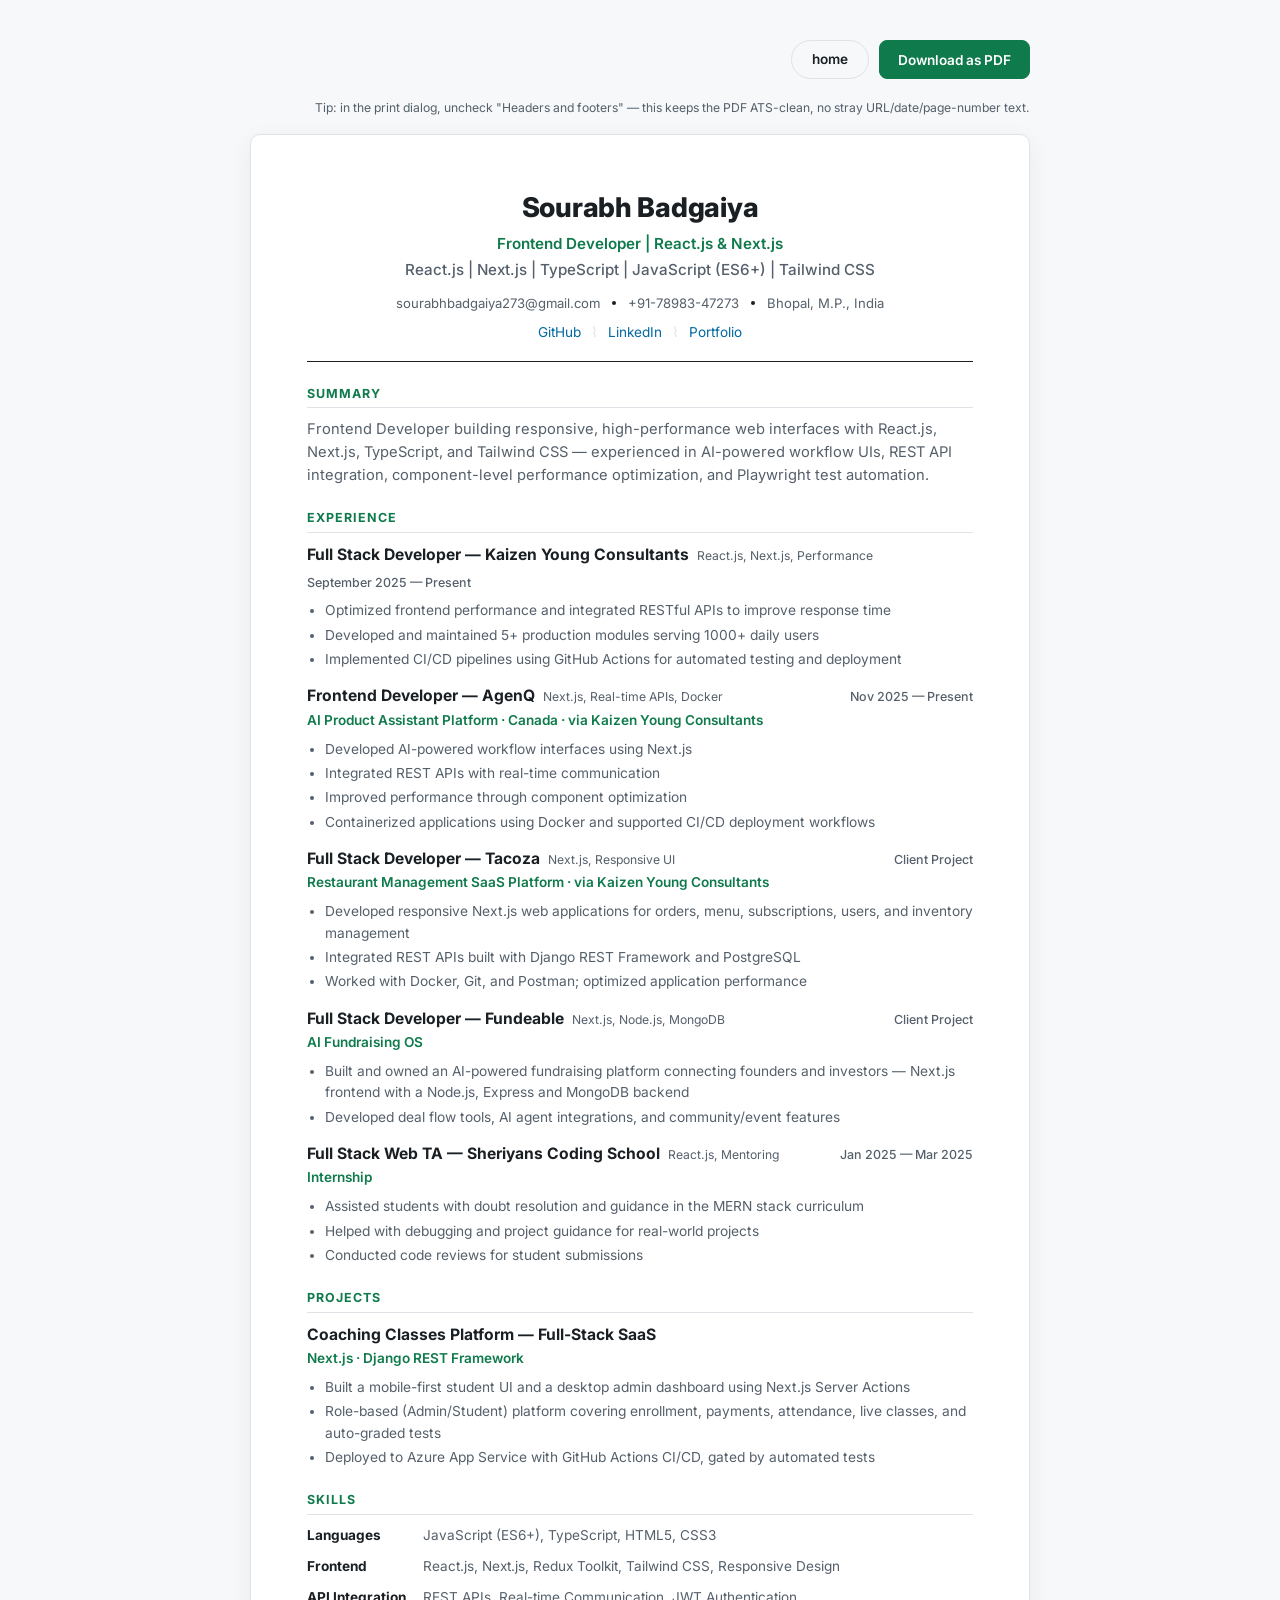
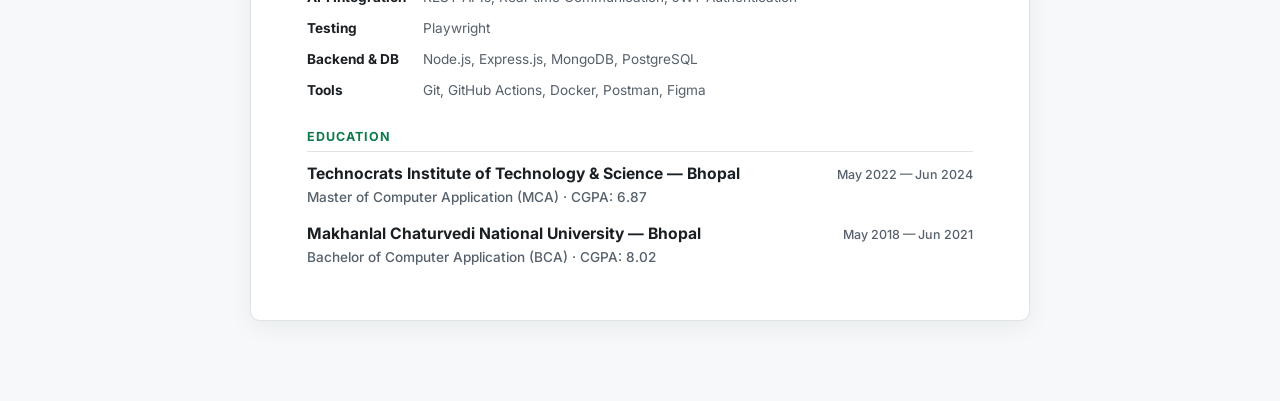
<file: frontend.html>
<!doctype html>
<html lang="en">
  <head>
    <meta charset="UTF-8" />
    <meta name="viewport" content="width=device-width, initial-scale=1.0" />
    <title>Sourabh Badgaiya — Resume</title>
    <meta
      name="description"
      content="Resume — Sourabh Badgaiya, Frontend Developer (React.js, Next.js, TypeScript, Tailwind CSS)."
    />

    <link rel="preconnect" href="https://fonts.googleapis.com" />
    <link rel="preconnect" href="https://fonts.gstatic.com" crossorigin />
    <link
      href="https://fonts.googleapis.com/css2?family=Inter:wght@400;500;600;700;800&display=swap"
      rel="stylesheet"
    />

    <style>
      :root {
        --text: #1a1f24;
        --text-muted: #55606b;
        --accent: #0f7a4b;
        --border: #dfe3e7;
        --bg: #ffffff;
        --bg-soft: #f6f8f9;
        --font-body: "Inter", -apple-system, sans-serif;
      }

      * {
        margin: 0;
        padding: 0;
        box-sizing: border-box;
      }

      body {
        background: var(--bg-soft);
        color: var(--text);
        font-family: var(--font-body);
        line-height: 1.55;
        padding: 40px 20px 80px;
      }

      .resume-toolbar {
        max-width: 780px;
        margin: 0 auto 20px;
        display: flex;
        justify-content: flex-end;
        gap: 10px;
        position: relative;
      }
      .btn-home {
        font-family: var(--font-body);
        font-size: 0.85rem;
        font-weight: 600;
        padding: 8px 20px;
        border-radius: 999px;
        cursor: pointer;
        border: 1px solid var(--border);
        background: var(--bg-soft);
        color: var(--text);
        text-decoration: none;
        transition:
          border-color 0.2s ease,
          color 0.2s ease,
          background 0.2s ease;
      }
      .btn-home:hover {
        border-color: var(--accent);
        color: var(--accent);
        background: #fff;
      }
      .btn-download {
        font-family: var(--font-body);
        font-size: 0.85rem;
        font-weight: 600;
        padding: 10px 18px;
        border-radius: 8px;
        cursor: pointer;
        border: 1px solid var(--accent);
        background: var(--accent);
        color: #fff;
        transition: opacity 0.2s ease;
      }
      .btn-download:hover {
        opacity: 0.92;
      }

      .print-tip {
        max-width: 780px;
        margin: 0 auto 16px;
        text-align: right;
        font-size: 0.76rem;
        color: var(--text-muted);
      }

      .resume-sheet {
        max-width: 780px;
        margin: 0 auto;
        background: var(--bg);
        border: 1px solid var(--border);
        border-radius: 10px;
        padding: 52px 56px;
        box-shadow: 0 6px 24px rgba(20, 30, 40, 0.06);
      }

      header.r-head {
        border-bottom: 1px solid var(--text);
        padding-bottom: 18px;
        margin-bottom: 22px;
        text-align: center;
      }
      header.r-head h1 {
        font-size: 1.7rem;
        font-weight: 800;
        letter-spacing: -0.01em;
      }
      header.r-head .r-role {
        color: var(--accent);
        font-weight: 600;
        font-size: 0.95rem;
        margin-top: 3px;
      }
      .r-contact {
        margin-top: 12px;
        font-size: 0.82rem;
        color: var(--text-muted);
        display: flex;
        flex-wrap: wrap;
        justify-content: center;
        gap: 6px 10px;
      }
      .r-contact a {
        color: var(--text-muted);
        text-decoration: none;
      }
      .r-contact a:hover {
        color: var(--accent);
      }

      .dot-sep {
        display: inline-block;
        width: 4px;
        height: 4px;
        border-radius: 50%;
        background: var(--text);
        margin: 8px 2px;
        vertical-align: middle;
      }

      .r-links {
        margin-top: 8px;
        font-size: 0.85rem;
        display: flex;
        flex-wrap: wrap;
        justify-content: center;
        align-items: center;
        gap: 10px;
      }
      .r-links a {
        color: #0369a1;
        text-decoration: none;
      }
      .r-links a:hover {
        text-decoration: underline;
      }
      .r-links .r-links-sep {
        color: var(--border);
      }

      section.r-section {
        margin-bottom: 22px;
      }
      section.r-section:last-child {
        margin-bottom: 0;
      }
      .r-section h2 {
        font-size: 0.78rem;
        letter-spacing: 0.08em;
        text-transform: uppercase;
        color: var(--accent);
        font-weight: 700;
        margin-bottom: 10px;
        padding-bottom: 4px;
        border-bottom: 1px solid var(--border);
      }

      .r-summary {
        font-size: 0.92rem;
        color: var(--text-muted);
      }

      .r-entry {
        margin-bottom: 14px;
      }
      .r-entry:last-child {
        margin-bottom: 0;
      }
      .r-entry-top {
        display: flex;
        justify-content: space-between;
        align-items: baseline;
        flex-wrap: wrap;
        gap: 6px;
      }
      .r-entry-top h3 {
        font-size: 0.98rem;
        font-weight: 700;
      }
      .r-entry-date {
        font-size: 0.78rem;
        color: var(--text-muted);
        font-weight: 500;
        white-space: nowrap;
      }
      .r-entry-sub {
        font-size: 0.85rem;
        color: var(--accent);
        font-weight: 600;
        margin-top: 1px;
      }
      .r-keyterms {
        font-size: 0.76rem;
        color: var(--text-muted);
        font-weight: 400;
        margin-left: 4px;
      }
      .r-entry ul {
        margin: 8px 0 0 18px;
      }
      .r-entry li {
        font-size: 0.86rem;
        color: var(--text-muted);
        margin-bottom: 3px;
      }

      .r-skills {
        display: flex;
        flex-wrap: wrap;
        gap: 6px 10px;
        font-size: 0.85rem;
      }
      .r-skill-group {
        width: 100%;
        display: flex;
        gap: 8px;
        margin-bottom: 4px;
      }
      .r-skill-group b {
        font-weight: 700;
        min-width: 108px;
        flex-shrink: 0;
        font-size: 0.85rem;
      }
      .r-skill-group span {
        color: var(--text-muted);
      }

      /* Print styles: page is already light, so PDF matches the screen.
         We only strip the toolbar and page chrome. */
      @media print {
        body {
          background: #fff;
          padding: 0;
        }
        .resume-toolbar {
          display: none;
        }
        .print-tip {
          display: none;
        }
        .r-keyterms {
          display: none;
        }
        .resume-sheet {
          box-shadow: none;
          border: none;
          border-radius: 0;
          padding: 0;
          max-width: 100%;
        }
        @page {
          margin: 16mm 14mm;
        }
      }
    </style>
  </head>
  <body>
    <div class="resume-toolbar">
      <a href="index.html" class="btn-home">home</a>
      <button class="btn-download" onclick="downloadResume()">
        Download as PDF
      </button>
    </div>
    <p class="print-tip">
      Tip: in the print dialog, uncheck "Headers and footers" — this keeps the
      PDF ATS-clean, no stray URL/date/page-number text.
    </p>

    <div class="resume-sheet">
      <header class="r-head">
        <h1>Sourabh Badgaiya</h1>
        <p class="r-role">Frontend Developer | React.js &amp; Next.js</p>
        <p
          class="r-role"
          style="color: var(--text-muted); font-weight: 500; margin-top: 2px"
        >
          React.js | Next.js | TypeScript | JavaScript (ES6+) | Tailwind CSS
        </p>
        <div class="r-contact">
          <span>sourabhbadgaiya273@gmail.com</span>
          <span class="dot-sep"></span>
          <span>+91-78983-47273</span>
          <span class="dot-sep"></span>
          <span>Bhopal, M.P., India</span>
        </div>
        <div class="r-links">
          <a
            href="https://github.com/sourabhbadgaiya2"
            target="_blank"
            rel="noopener"
            >GitHub</a
          >
          <span class="r-links-sep">⌇</span>
          <a
            href="https://www.linkedin.com/in/sourabh-b-b48144169/"
            target="_blank"
            rel="noopener"
            >LinkedIn</a
          >
          <span class="r-links-sep">⌇</span>
          <a
            href="https://sourabhbadgaiya2.github.io/sourabh/"
            target="_blank"
            rel="noopener"
            >Portfolio</a
          >
        </div>
      </header>

      <section class="r-section">
        <h2>Summary</h2>
        <p class="r-summary">
          Frontend Developer building responsive, high-performance web
          interfaces with React.js, Next.js, TypeScript, and Tailwind CSS —
          experienced in AI-powered workflow UIs, REST API integration,
          component-level performance optimization, and Playwright test
          automation.
        </p>
      </section>

      <section class="r-section">
        <h2>Experience</h2>

        <div class="r-entry">
          <div class="r-entry-top">
            <h3>
              Full Stack Developer — Kaizen Young Consultants
              <span class="r-keyterms">React.js, Next.js, Performance</span>
            </h3>
            <span class="r-entry-date">September 2025 — Present</span>
          </div>
          <ul>
            <li>
              Optimized frontend performance and integrated RESTful APIs to
              improve response time
            </li>
            <li>
              Developed and maintained 5+ production modules serving 1000+ daily
              users
            </li>
            <li>
              Implemented CI/CD pipelines using GitHub Actions for automated
              testing and deployment
            </li>
          </ul>
        </div>

        <div class="r-entry">
          <div class="r-entry-top">
            <h3>
              Frontend Developer — AgenQ
              <span class="r-keyterms">Next.js, Real-time APIs, Docker</span>
            </h3>
            <span class="r-entry-date">Nov 2025 — Present</span>
          </div>
          <p class="r-entry-sub">
            AI Product Assistant Platform · Canada · via Kaizen Young
            Consultants
          </p>
          <ul>
            <li>Developed AI-powered workflow interfaces using Next.js</li>
            <li>Integrated REST APIs with real-time communication</li>
            <li>Improved performance through component optimization</li>
            <li>
              Containerized applications using Docker and supported CI/CD
              deployment workflows
            </li>
          </ul>
        </div>

        <div class="r-entry">
          <div class="r-entry-top">
            <h3>
              Full Stack Developer — Tacoza
              <span class="r-keyterms">Next.js, Responsive UI</span>
            </h3>
            <span class="r-entry-date">Client Project</span>
          </div>
          <p class="r-entry-sub">
            Restaurant Management SaaS Platform · via Kaizen Young Consultants
          </p>
          <ul>
            <li>
              Developed responsive Next.js web applications for orders, menu,
              subscriptions, users, and inventory management
            </li>
            <li>
              Integrated REST APIs built with Django REST Framework and
              PostgreSQL
            </li>
            <li>
              Worked with Docker, Git, and Postman; optimized application
              performance
            </li>
          </ul>
        </div>

        <div class="r-entry">
          <div class="r-entry-top">
            <h3>
              Full Stack Developer — Fundeable
              <span class="r-keyterms">Next.js, Node.js, MongoDB</span>
            </h3>
            <span class="r-entry-date">Client Project</span>
          </div>
          <p class="r-entry-sub">AI Fundraising OS</p>
          <ul>
            <li>
              Built and owned an AI-powered fundraising platform connecting
              founders and investors — Next.js frontend with a Node.js, Express
              and MongoDB backend
            </li>
            <li>
              Developed deal flow tools, AI agent integrations, and
              community/event features
            </li>
          </ul>
        </div>

        <div class="r-entry">
          <div class="r-entry-top">
            <h3>
              Full Stack Web TA — Sheriyans Coding School
              <span class="r-keyterms">React.js, Mentoring</span>
            </h3>
            <span class="r-entry-date">Jan 2025 — Mar 2025</span>
          </div>
          <p class="r-entry-sub">Internship</p>
          <ul>
            <li>
              Assisted students with doubt resolution and guidance in the MERN
              stack curriculum
            </li>
            <li>
              Helped with debugging and project guidance for real-world projects
            </li>
            <li>Conducted code reviews for student submissions</li>
          </ul>
        </div>
      </section>

      <section class="r-section r-projects">
        <h2>Projects</h2>

        <div class="r-entry">
          <div class="r-entry-top">
            <h3>Coaching Classes Platform — Full-Stack SaaS</h3>
          </div>
          <p class="r-entry-sub">Next.js · Django REST Framework</p>
          <ul>
            <li>
              Built a mobile-first student UI and a desktop admin dashboard
              using Next.js Server Actions
            </li>
            <li>
              Role-based (Admin/Student) platform covering enrollment, payments,
              attendance, live classes, and auto-graded tests
            </li>
            <li>
              Deployed to Azure App Service with GitHub Actions CI/CD, gated by
              automated tests
            </li>
          </ul>
        </div>
      </section>

      <section class="r-section">
        <h2>Skills</h2>
        <div class="r-skills">
          <div class="r-skill-group">
            <b>Languages</b
            ><span>JavaScript (ES6+), TypeScript, HTML5, CSS3</span>
          </div>
          <div class="r-skill-group">
            <b>Frontend</b
            ><span
              >React.js, Next.js, Redux Toolkit, Tailwind CSS, Responsive
              Design</span
            >
          </div>
          <div class="r-skill-group">
            <b>API Integration</b
            ><span>REST APIs, Real-time Communication, JWT Authentication</span>
          </div>
          <div class="r-skill-group"><b>Testing</b><span>Playwright</span></div>
          <div class="r-skill-group">
            <b>Backend &amp; DB</b
            ><span>Node.js, Express.js, MongoDB, PostgreSQL</span>
          </div>
          <div class="r-skill-group">
            <b>Tools</b><span>Git, GitHub Actions, Docker, Postman, Figma</span>
          </div>
        </div>
      </section>

      <section class="r-section">
        <h2>Education</h2>

        <div class="r-entry">
          <div class="r-entry-top">
            <h3>Technocrats Institute of Technology &amp; Science — Bhopal</h3>
            <span class="r-entry-date">May 2022 — Jun 2024</span>
          </div>
          <p
            class="r-entry-sub"
            style="color: var(--text-muted); font-weight: 500"
          >
            Master of Computer Application (MCA) · CGPA: 6.87
          </p>
        </div>

        <div class="r-entry">
          <div class="r-entry-top">
            <h3>Makhanlal Chaturvedi National University — Bhopal</h3>
            <span class="r-entry-date">May 2018 — Jun 2021</span>
          </div>
          <p
            class="r-entry-sub"
            style="color: var(--text-muted); font-weight: 500"
          >
            Bachelor of Computer Application (BCA) · CGPA: 8.02
          </p>
        </div>
      </section>
    </div>

    <script>
      function downloadResume() {
        const originalTitle = document.title;
        const today = new Date().toISOString().split("T")[0]; // YYYY-MM-DD
        document.title = "Sourabh_Badgaiya_Frontend_Developer_" + today;

        window.print();

        // Restore the tab title after the print dialog closes
        setTimeout(() => {
          document.title = originalTitle;
        }, 1000);
      }
    </script>
  </body>
</html>
</file>
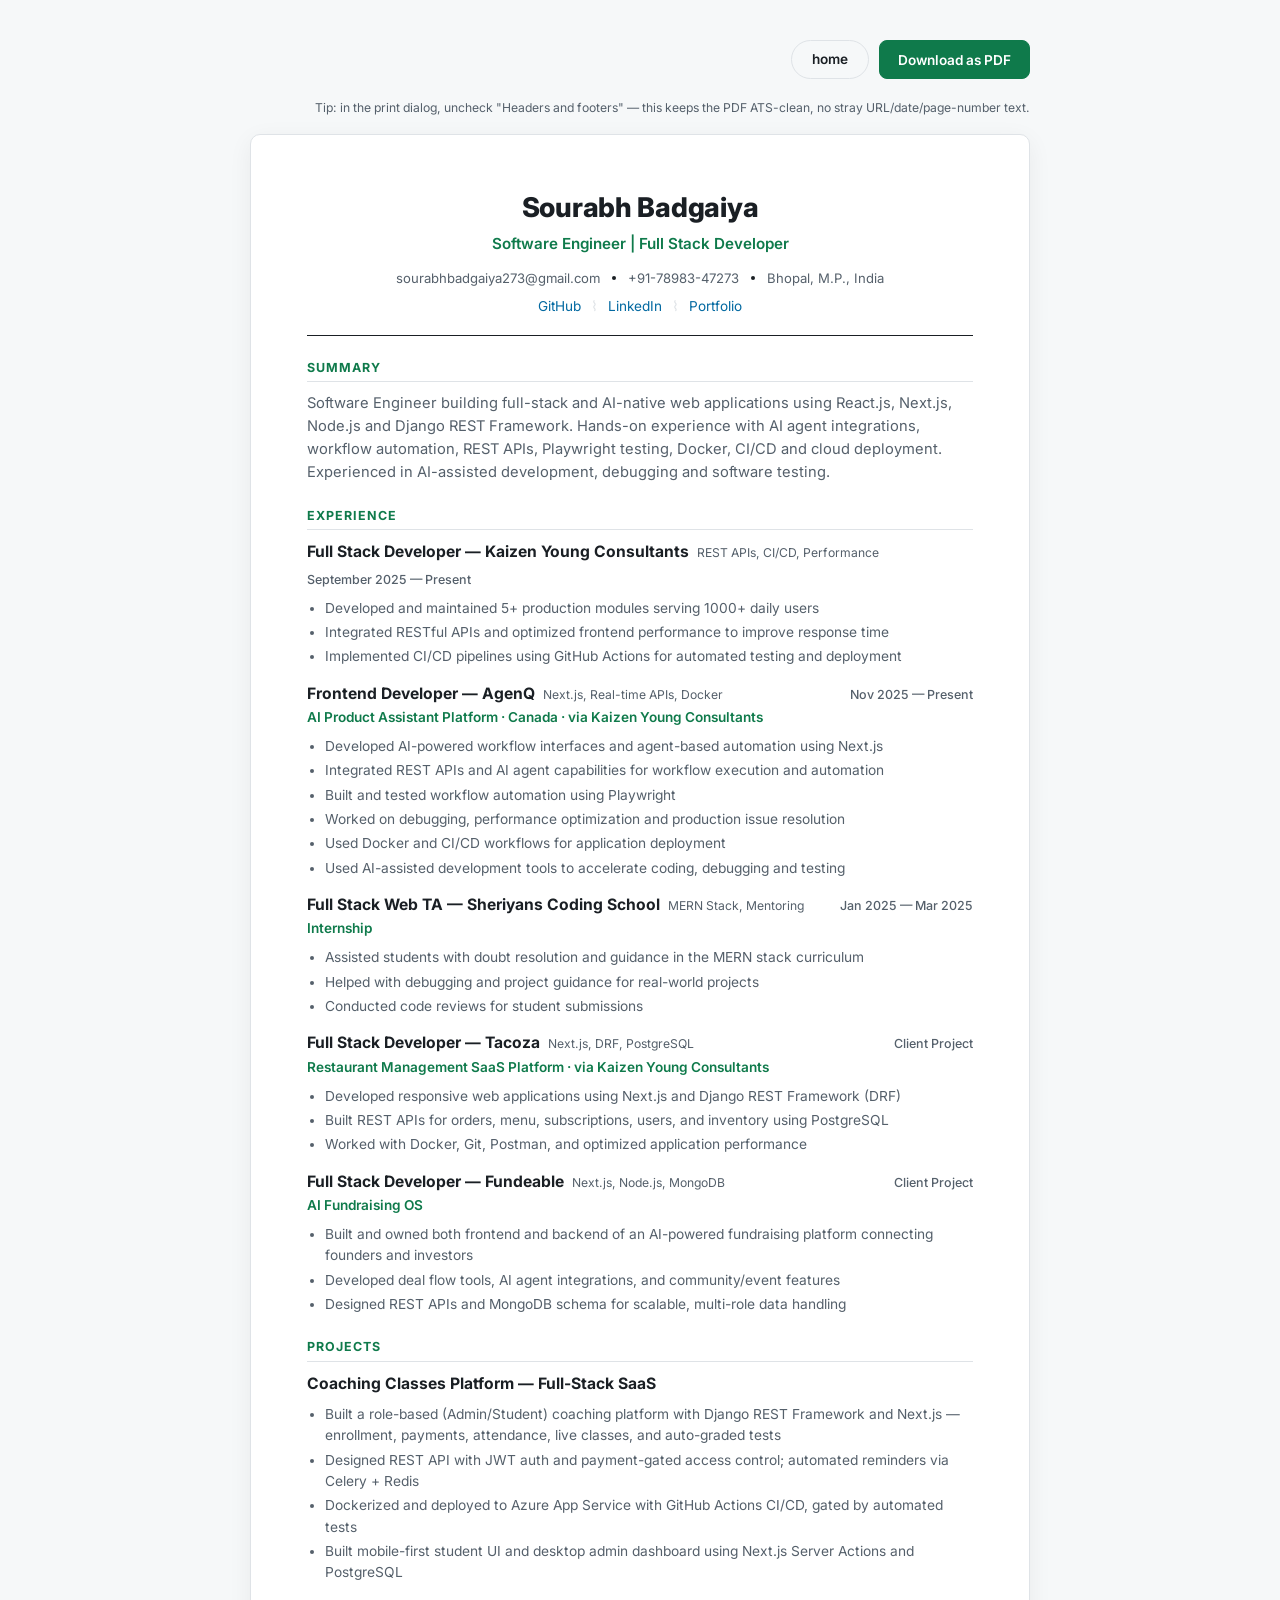
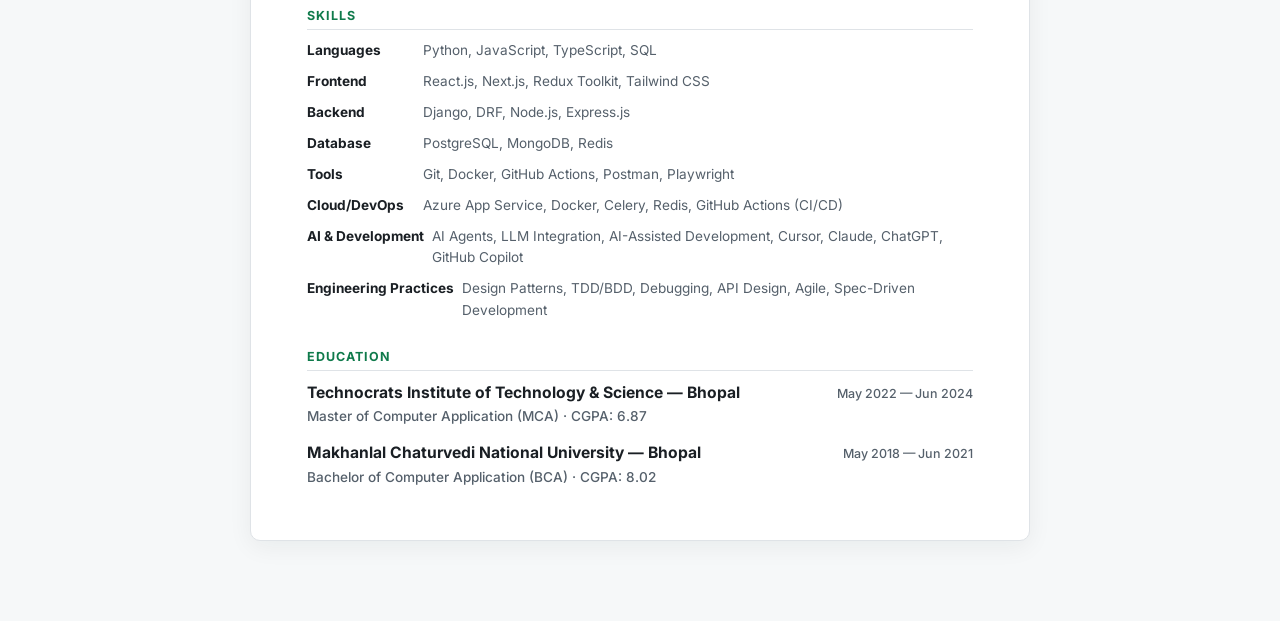
<file: generative.html>
<!doctype html>
<html lang="en">
  <head>
    <meta charset="UTF-8" />
    <meta name="viewport" content="width=device-width, initial-scale=1.0" />
    <title>Sourabh Badgaiya — Resume</title>
    <meta
      name="description"
      content="Resume — Sourabh Badgaiya, Full Stack Developer (MERN, Next.js, TypeScript, PostgreSQL, Azure, CI/CD, Playwright)."
    />

    <link rel="preconnect" href="https://fonts.googleapis.com" />
    <link rel="preconnect" href="https://fonts.gstatic.com" crossorigin />
    <link
      href="https://fonts.googleapis.com/css2?family=Inter:wght@400;500;600;700;800&display=swap"
      rel="stylesheet"
    />

    <style>
      :root {
        --text: #1a1f24;
        --text-muted: #55606b;
        --accent: #0f7a4b;
        --border: #dfe3e7;
        --bg: #ffffff;
        --bg-soft: #f6f8f9;
        --font-body: "Inter", -apple-system, sans-serif;
      }

      * {
        margin: 0;
        padding: 0;
        box-sizing: border-box;
      }

      body {
        background: var(--bg-soft);
        color: var(--text);
        font-family: var(--font-body);
        line-height: 1.55;
        padding: 40px 20px 80px;
      }

      .resume-toolbar {
        max-width: 780px;
        margin: 0 auto 20px;
        display: flex;
        justify-content: flex-end;
        gap: 10px;
        position: relative;
      }
      .btn-home {
        font-family: var(--font-body);
        font-size: 0.85rem;
        font-weight: 600;
        padding: 8px 20px;
        border-radius: 999px;
        cursor: pointer;
        border: 1px solid var(--border);
        background: var(--bg-soft);
        color: var(--text);
        text-decoration: none;
        transition:
          border-color 0.2s ease,
          color 0.2s ease,
          background 0.2s ease;
      }
      .btn-home:hover {
        border-color: var(--accent);
        color: var(--accent);
        background: #fff;
      }
      .btn-download {
        font-family: var(--font-body);
        font-size: 0.85rem;
        font-weight: 600;
        padding: 10px 18px;
        border-radius: 8px;
        cursor: pointer;
        border: 1px solid var(--accent);
        background: var(--accent);
        color: #fff;
        transition: opacity 0.2s ease;
      }
      .btn-download:hover {
        opacity: 0.92;
      }

      .print-tip {
        max-width: 780px;
        margin: 0 auto 16px;
        text-align: right;
        font-size: 0.76rem;
        color: var(--text-muted);
      }

      .resume-sheet {
        max-width: 780px;
        margin: 0 auto;
        background: var(--bg);
        border: 1px solid var(--border);
        border-radius: 10px;
        padding: 52px 56px;
        box-shadow: 0 6px 24px rgba(20, 30, 40, 0.06);
      }

      header.r-head {
        border-bottom: 1px solid var(--text);
        padding-bottom: 18px;
        margin-bottom: 22px;
        text-align: center;
      }
      header.r-head h1 {
        font-size: 1.7rem;
        font-weight: 800;
        letter-spacing: -0.01em;
      }
      header.r-head .r-role {
        color: var(--accent);
        font-weight: 600;
        font-size: 0.95rem;
        margin-top: 3px;
      }
      .r-contact {
        margin-top: 12px;
        font-size: 0.82rem;
        color: var(--text-muted);
        display: flex;
        flex-wrap: wrap;
        justify-content: center;
        gap: 6px 10px;
      }
      .r-contact span:not(:last-child)::after {
        content: "·";
        margin-left: 10px;
        color: var(--border);
      }
      .r-contact a {
        color: var(--text-muted);
        text-decoration: none;
      }
      .r-contact a:hover {
        color: var(--accent);
      }

      .r-contact span:not(:last-child)::after {
        content: none;
      }

      .dot-sep {
        display: inline-block;
        width: 4px;
        height: 4px;
        border-radius: 50%;
        background: var(--text);
        margin: 8px 2px;
        vertical-align: middle;
      }

      .r-links {
        margin-top: 8px;
        font-size: 0.85rem;
        display: flex;
        flex-wrap: wrap;
        justify-content: center;
        align-items: center;
        gap: 10px;
      }
      .r-links a {
        color: #0369a1;
        text-decoration: none;
      }
      .r-links a:hover {
        text-decoration: underline;
      }
      .r-links .r-links-sep {
        color: var(--border);
      }

      section.r-section {
        margin-bottom: 22px;
      }
      section.r-section:last-child {
        margin-bottom: 0;
      }
      .r-section h2 {
        font-size: 0.78rem;
        letter-spacing: 0.08em;
        text-transform: uppercase;
        color: var(--accent);
        font-weight: 700;
        margin-bottom: 10px;
        padding-bottom: 4px;
        border-bottom: 1px solid var(--border);
      }

      .r-summary {
        font-size: 0.92rem;
        color: var(--text-muted);
      }

      .r-entry {
        margin-bottom: 14px;
      }
      .r-entry:last-child {
        margin-bottom: 0;
      }
      .r-entry-top {
        display: flex;
        justify-content: space-between;
        align-items: baseline;
        flex-wrap: wrap;
        gap: 6px;
      }
      .r-entry-top h3 {
        font-size: 0.98rem;
        font-weight: 700;
      }
      .r-entry-date {
        font-size: 0.78rem;
        color: var(--text-muted);
        font-weight: 500;
        white-space: nowrap;
      }
      .r-entry-sub {
        font-size: 0.85rem;
        color: var(--accent);
        font-weight: 600;
        margin-top: 1px;
      }
      .r-keyterms {
        font-size: 0.76rem;
        color: var(--text-muted);
        font-weight: 400;
        margin-left: 4px;
      }
      .r-entry ul {
        margin: 8px 0 0 18px;
      }
      .r-entry li {
        font-size: 0.86rem;
        color: var(--text-muted);
        margin-bottom: 3px;
      }

      .r-skills {
        display: flex;
        flex-wrap: wrap;
        gap: 6px 10px;
        font-size: 0.85rem;
      }
      .r-skill-group {
        width: 100%;
        display: flex;
        gap: 8px;
        margin-bottom: 4px;
      }
      .r-skill-group b {
        font-weight: 700;
        min-width: 108px;
        flex-shrink: 0;
        font-size: 0.85rem;
      }
      .r-skill-group span {
        color: var(--text-muted);
      }

      .r-projects .r-entry p {
        font-size: 0.85rem;
        color: var(--text-muted);
        margin-top: 3px;
      }

      /* Print styles: this page is already light, so PDF output matches on-screen almost exactly.
     We just strip the toolbar and page chrome so only the resume sheet prints. */
      @media print {
        body {
          background: #fff;
          padding: 0;
        }
        .resume-toolbar {
          display: none;
        }
        .print-tip {
          display: none;
        }
        .r-keyterms {
          display: none;
        }
        .resume-sheet {
          box-shadow: none;
          border: none;
          border-radius: 0;
          padding: 0;
          max-width: 100%;
        }
        @page {
          margin: 16mm 14mm;
        }
      }
    </style>
  </head>
  <body>
    <div class="resume-toolbar">
      <a href="index.html" class="btn-home">home</a>
      <button class="btn-download" onclick="downloadResume()">
        Download as PDF
      </button>
    </div>
    <p class="print-tip">
      Tip: in the print dialog, uncheck "Headers and footers" — this keeps the
      PDF ATS-clean, no stray URL/date/page-number text.
    </p>

    <div class="resume-sheet">
      <header class="r-head">
        <h1>Sourabh Badgaiya</h1>
        <p class="r-role">Software Engineer | Full Stack Developer</p>
        <!-- <p
          class="r-role"
          style="color: var(--text-muted); font-weight: 500; margin-top: 2px"
        >
          Python | Django | React.js | Next.js | Node.js | SQL
        </p> -->
        <div class="r-contact">
          <span>sourabhbadgaiya273@gmail.com</span>
          <span class="dot-sep"></span>
          <span>+91-78983-47273</span>
          <span class="dot-sep"></span>
          <span>Bhopal, M.P., India </span>
        </div>
        <div class="r-links">
          <a
            href="https://github.com/sourabhbadgaiya2"
            target="_blank"
            rel="noopener"
            >GitHub</a
          >
          <span class="r-links-sep">⌇</span>
          <a
            href="https://www.linkedin.com/in/sourabh-b-b48144169/"
            target="_blank"
            rel="noopener"
            >LinkedIn
          </a>
          <span class="r-links-sep">⌇</span>
          <a
            href="https://sourabhbadgaiya2.github.io/sourabh/"
            target="_blank"
            rel="noopener"
            >Portfolio
          </a>
        </div>
      </header>

      <section class="r-section">
        <h2>Summary</h2>
        <p class="r-summary">
          Software Engineer building full-stack and AI-native web applications
          using React.js, Next.js, Node.js and Django REST Framework. Hands-on
          experience with AI agent integrations, workflow automation, REST APIs,
          Playwright testing, Docker, CI/CD and cloud deployment. Experienced in
          AI-assisted development, debugging and software testing.
        </p>
      </section>

      <section class="r-section">
        <h2>Experience</h2>

        <div class="r-entry">
          <div class="r-entry-top">
            <h3>
              Full Stack Developer — Kaizen Young Consultants
              <span class="r-keyterms">REST APIs, CI/CD, Performance</span>
            </h3>
            <span class="r-entry-date">September 2025 — Present</span>
          </div>
          <ul>
            <li>
              Developed and maintained 5+ production modules serving 1000+ daily
              users
            </li>
            <li>
              Integrated RESTful APIs and optimized frontend performance to
              improve response time
            </li>
            <li>
              Implemented CI/CD pipelines using GitHub Actions for automated
              testing and deployment
            </li>
          </ul>
        </div>

        <div class="r-entry">
          <div class="r-entry-top">
            <h3>
              Frontend Developer — AgenQ
              <span class="r-keyterms">Next.js, Real-time APIs, Docker</span>
            </h3>
            <span class="r-entry-date">Nov 2025 — Present</span>
          </div>
          <p class="r-entry-sub">
            AI Product Assistant Platform · Canada · via Kaizen Young
            Consultants
          </p>
          <ul>
            <li>
              Developed AI-powered workflow interfaces and agent-based
              automation using Next.js
            </li>
            <li>
              Integrated REST APIs and AI agent capabilities for workflow
              execution and automation
            </li>
            <li>Built and tested workflow automation using Playwright</li>
            <li>
              Worked on debugging, performance optimization and production issue
              resolution
            </li>
            <li>Used Docker and CI/CD workflows for application deployment</li>
            <li>
              Used AI-assisted development tools to accelerate coding, debugging
              and testing
            </li>
          </ul>
        </div>
        <div class="r-entry">
          <div class="r-entry-top">
            <h3>
              Full Stack Web TA — Sheriyans Coding School
              <span class="r-keyterms">MERN Stack, Mentoring</span>
            </h3>
            <span class="r-entry-date">Jan 2025 — Mar 2025</span>
          </div>
          <p class="r-entry-sub">Internship</p>
          <ul>
            <li>
              Assisted students with doubt resolution and guidance in the MERN
              stack curriculum
            </li>
            <li>
              Helped with debugging and project guidance for real-world projects
            </li>
            <li>Conducted code reviews for student submissions</li>
          </ul>
        </div>
        <div class="r-entry">
          <div class="r-entry-top">
            <h3>
              Full Stack Developer — Tacoza
              <span class="r-keyterms">Next.js, DRF, PostgreSQL</span>
            </h3>
            <span class="r-entry-date">Client Project</span>
          </div>
          <p class="r-entry-sub">
            Restaurant Management SaaS Platform · via Kaizen Young Consultants
          </p>
          <ul>
            <li>
              Developed responsive web applications using Next.js and Django
              REST Framework (DRF)
            </li>
            <li>
              Built REST APIs for orders, menu, subscriptions, users, and
              inventory using PostgreSQL
            </li>
            <li>
              Worked with Docker, Git, Postman, and optimized application
              performance
            </li>
          </ul>
        </div>
        <!-- <div class="r-entry">
          <div class="r-entry-top">
            <h3>
              Frontend Developer — AgenQ
              <span class="r-keyterms">Next.js, Real-time APIs, Docker</span>
            </h3>
            <span class="r-entry-date">Nov 2025 — Present</span>
          </div>
          <p class="r-entry-sub">AI Product Assistant Platform · Canada</p>
          <ul>
            <li>Developed AI-powered workflow interfaces using Next.js</li>
            <li>Integrated REST APIs with real-time communication</li>
            <li>Improved performance through component optimization</li>
            <li>
              Containerized applications using Docker and supported CI/CD
              deployment workflows
            </li>
          </ul>
        </div>

        <div class="r-entry">
          <div class="r-entry-top">
            <h3>
              Full Stack Developer — Tacoza
              <span class="r-keyterms">Next.js, DRF, PostgreSQL</span>
            </h3>
            <span class="r-entry-date">Client Project</span>
          </div>
          <p class="r-entry-sub">Restaurant Management SaaS Platform</p>
          <ul>
            <li>
              Developed responsive web applications using Next.js and Django
              REST Framework (DRF)
            </li>
            <li>
              Built REST APIs for orders, menu, subscriptions, users, and
              inventory using PostgreSQL
            </li>
            <li>
              Worked with Docker, Git, Postman, and optimized application
              performance
            </li>
          </ul>
        </div> -->

        <div class="r-entry">
          <div class="r-entry-top">
            <h3>
              Full Stack Developer — Fundeable
              <span class="r-keyterms">Next.js, Node.js, MongoDB</span>
            </h3>
            <span class="r-entry-date">Client Project</span>
          </div>
          <p class="r-entry-sub">AI Fundraising OS</p>
          <ul>
            <li>
              Built and owned both frontend and backend of an AI-powered
              fundraising platform connecting founders and investors
            </li>
            <li>
              Developed deal flow tools, AI agent integrations, and
              community/event features
            </li>
            <li>
              Designed REST APIs and MongoDB schema for scalable, multi-role
              data handling
            </li>
          </ul>
        </div>
      </section>

      <section class="r-section r-projects">
        <h2>Projects</h2>

        <div class="r-entry">
          <div class="r-entry-top">
            <h3>Coaching Classes Platform — Full-Stack SaaS</h3>
            <!-- <span class="r-entry-date"
              ><a href="#" style="color: var(--accent); text-decoration: none"
                >Live Demo
                <span style="color: #c0392b; font-size: 0.7rem"
                  >(add link)</span
                ></a
              ></span
            > -->
          </div>
          <ul>
            <li>
              Built a role-based (Admin/Student) coaching platform with Django
              REST Framework and Next.js — enrollment, payments, attendance,
              live classes, and auto-graded tests
            </li>
            <li>
              Designed REST API with JWT auth and payment-gated access control;
              automated reminders via Celery + Redis
            </li>
            <li>
              Dockerized and deployed to Azure App Service with GitHub Actions
              CI/CD, gated by automated tests
            </li>
            <li>
              Built mobile-first student UI and desktop admin dashboard using
              Next.js Server Actions and PostgreSQL
            </li>
          </ul>
        </div>
      </section>

      <section class="r-section">
        <h2>Skills</h2>
        <div class="r-skills">
          <div class="r-skill-group">
            <b>Languages</b><span>Python, JavaScript, TypeScript, SQL</span>
          </div>
          <div class="r-skill-group">
            <b>Frontend</b
            ><span>React.js, Next.js, Redux Toolkit, Tailwind CSS</span>
          </div>
          <div class="r-skill-group">
            <b>Backend</b><span>Django, DRF, Node.js, Express.js</span>
          </div>
          <div class="r-skill-group">
            <b>Database</b><span>PostgreSQL, MongoDB, Redis</span>
          </div>
          <div class="r-skill-group">
            <b>Tools</b
            ><span>Git, Docker, GitHub Actions, Postman, Playwright</span>
          </div>
          <div class="r-skill-group">
            <b>Cloud/DevOps</b
            ><span
              >Azure App Service, Docker, Celery, Redis, GitHub Actions
              (CI/CD)</span
            >
          </div>
          <div class="r-skill-group">
            <b>AI & Development</b
            ><span
              >AI Agents, LLM Integration, AI-Assisted Development, Cursor,
              Claude, ChatGPT, GitHub Copilot</span
            >
          </div>
          <div class="r-skill-group">
            <b>Engineering Practices</b
            ><span
              >Design Patterns, TDD/BDD, Debugging, API Design, Agile,
              Spec-Driven Development</span
            >
          </div>
        </div>
      </section>

      <section class="r-section">
        <h2>Education</h2>

        <div class="r-entry">
          <div class="r-entry-top">
            <h3>Technocrats Institute of Technology &amp; Science — Bhopal</h3>
            <span class="r-entry-date">May 2022 — Jun 2024</span>
          </div>
          <p
            class="r-entry-sub"
            style="color: var(--text-muted); font-weight: 500"
          >
            Master of Computer Application (MCA) · CGPA: 6.87
          </p>
        </div>

        <div class="r-entry">
          <div class="r-entry-top">
            <h3>Makhanlal Chaturvedi National University — Bhopal</h3>
            <span class="r-entry-date">May 2018 — Jun 2021</span>
          </div>
          <p
            class="r-entry-sub"
            style="color: var(--text-muted); font-weight: 500"
          >
            Bachelor of Computer Application (BCA) · CGPA: 8.02
          </p>
        </div>
      </section>
    </div>

    <script>
      function downloadResume() {
        const originalTitle = document.title;
        const today = new Date().toISOString().split("T")[0]; // YYYY-MM-DD
        document.title = "Sourabh_Badgaiya_Full_Stack_Developer_" + today;

        window.print();

        // Restore the tab title after the print dialog closes
        setTimeout(() => {
          document.title = originalTitle;
        }, 1000);
      }
    </script>
  </body>
</html>
</file>
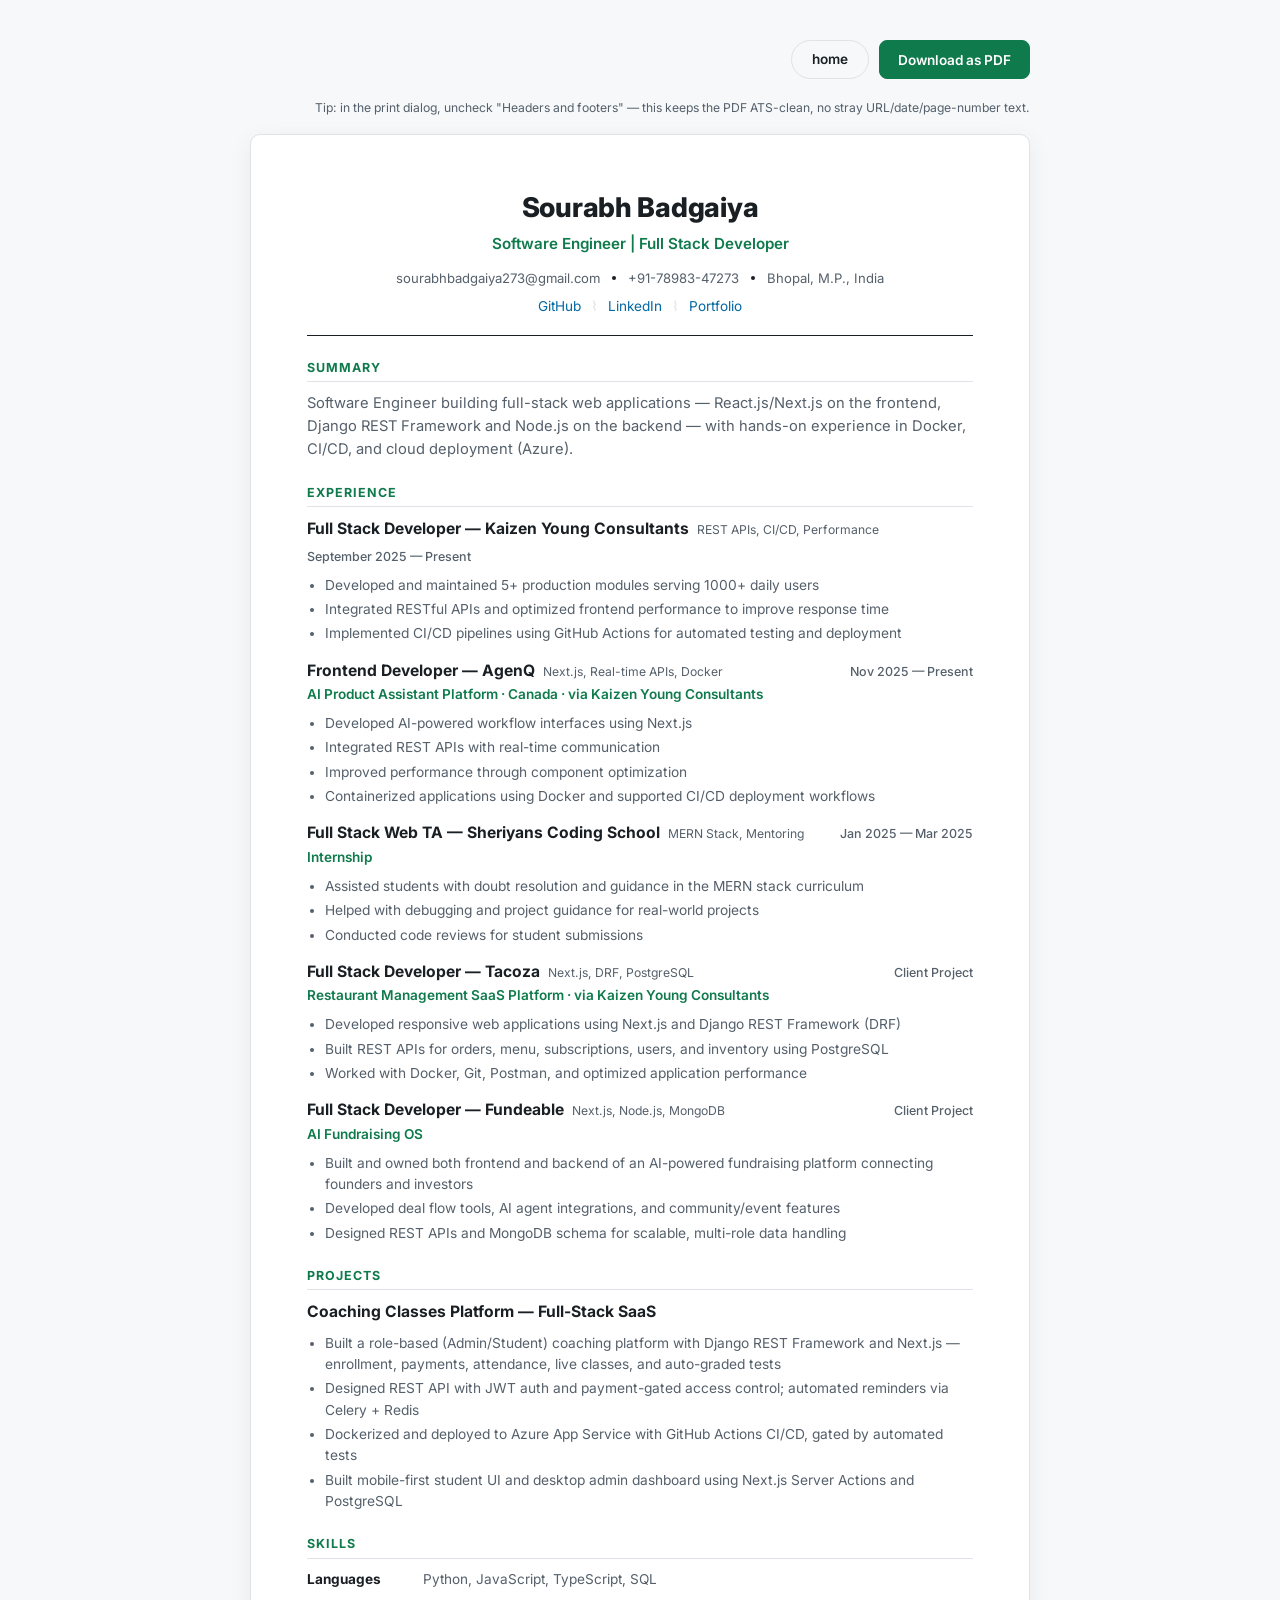
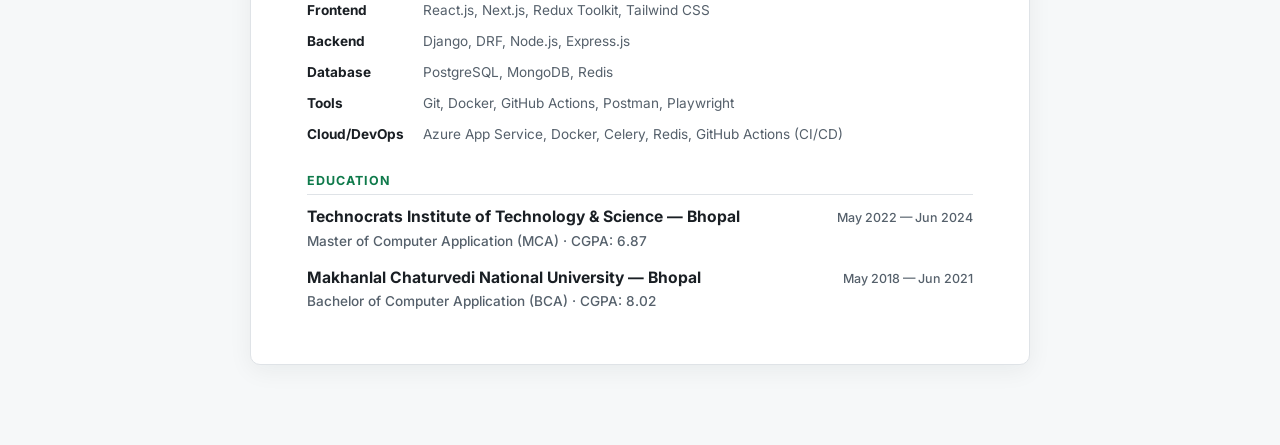
<file: resume.html>
<!doctype html>
<html lang="en">
  <head>
    <meta charset="UTF-8" />
    <meta name="viewport" content="width=device-width, initial-scale=1.0" />
    <title>Sourabh Badgaiya — Resume</title>
    <meta
      name="description"
      content="Resume — Sourabh Badgaiya, Full Stack Developer (MERN, Next.js, TypeScript, PostgreSQL, Azure, CI/CD, Playwright)."
    />

    <link rel="preconnect" href="https://fonts.googleapis.com" />
    <link rel="preconnect" href="https://fonts.gstatic.com" crossorigin />
    <link
      href="https://fonts.googleapis.com/css2?family=Inter:wght@400;500;600;700;800&display=swap"
      rel="stylesheet"
    />

    <style>
      :root {
        --text: #1a1f24;
        --text-muted: #55606b;
        --accent: #0f7a4b;
        --border: #dfe3e7;
        --bg: #ffffff;
        --bg-soft: #f6f8f9;
        --font-body: "Inter", -apple-system, sans-serif;
      }

      * {
        margin: 0;
        padding: 0;
        box-sizing: border-box;
      }

      body {
        background: var(--bg-soft);
        color: var(--text);
        font-family: var(--font-body);
        line-height: 1.55;
        padding: 40px 20px 80px;
      }

      .resume-toolbar {
        max-width: 780px;
        margin: 0 auto 20px;
        display: flex;
        justify-content: flex-end;
        gap: 10px;
        position: relative;
      }
      .btn-home {
        font-family: var(--font-body);
        font-size: 0.85rem;
        font-weight: 600;
        padding: 8px 20px;
        border-radius: 999px;
        cursor: pointer;
        border: 1px solid var(--border);
        background: var(--bg-soft);
        color: var(--text);
        text-decoration: none;
        transition:
          border-color 0.2s ease,
          color 0.2s ease,
          background 0.2s ease;
      }
      .btn-home:hover {
        border-color: var(--accent);
        color: var(--accent);
        background: #fff;
      }
      .btn-download {
        font-family: var(--font-body);
        font-size: 0.85rem;
        font-weight: 600;
        padding: 10px 18px;
        border-radius: 8px;
        cursor: pointer;
        border: 1px solid var(--accent);
        background: var(--accent);
        color: #fff;
        transition: opacity 0.2s ease;
      }
      .btn-download:hover {
        opacity: 0.92;
      }

      .print-tip {
        max-width: 780px;
        margin: 0 auto 16px;
        text-align: right;
        font-size: 0.76rem;
        color: var(--text-muted);
      }

      .resume-sheet {
        max-width: 780px;
        margin: 0 auto;
        background: var(--bg);
        border: 1px solid var(--border);
        border-radius: 10px;
        padding: 52px 56px;
        box-shadow: 0 6px 24px rgba(20, 30, 40, 0.06);
      }

      header.r-head {
        border-bottom: 1px solid var(--text);
        padding-bottom: 18px;
        margin-bottom: 22px;
        text-align: center;
      }
      header.r-head h1 {
        font-size: 1.7rem;
        font-weight: 800;
        letter-spacing: -0.01em;
      }
      header.r-head .r-role {
        color: var(--accent);
        font-weight: 600;
        font-size: 0.95rem;
        margin-top: 3px;
      }
      .r-contact {
        margin-top: 12px;
        font-size: 0.82rem;
        color: var(--text-muted);
        display: flex;
        flex-wrap: wrap;
        justify-content: center;
        gap: 6px 10px;
      }
      .r-contact span:not(:last-child)::after {
        content: "·";
        margin-left: 10px;
        color: var(--border);
      }
      .r-contact a {
        color: var(--text-muted);
        text-decoration: none;
      }
      .r-contact a:hover {
        color: var(--accent);
      }

      .r-contact span:not(:last-child)::after {
        content: none;
      }

      .dot-sep {
        display: inline-block;
        width: 4px;
        height: 4px;
        border-radius: 50%;
        background: var(--text);
        margin: 8px 2px;
        vertical-align: middle;
      }

      .r-links {
        margin-top: 8px;
        font-size: 0.85rem;
        display: flex;
        flex-wrap: wrap;
        justify-content: center;
        align-items: center;
        gap: 10px;
      }
      .r-links a {
        color: #0369a1;
        text-decoration: none;
      }
      .r-links a:hover {
        text-decoration: underline;
      }
      .r-links .r-links-sep {
        color: var(--border);
      }

      section.r-section {
        margin-bottom: 22px;
      }
      section.r-section:last-child {
        margin-bottom: 0;
      }
      .r-section h2 {
        font-size: 0.78rem;
        letter-spacing: 0.08em;
        text-transform: uppercase;
        color: var(--accent);
        font-weight: 700;
        margin-bottom: 10px;
        padding-bottom: 4px;
        border-bottom: 1px solid var(--border);
      }

      .r-summary {
        font-size: 0.92rem;
        color: var(--text-muted);
      }

      .r-entry {
        margin-bottom: 14px;
      }
      .r-entry:last-child {
        margin-bottom: 0;
      }
      .r-entry-top {
        display: flex;
        justify-content: space-between;
        align-items: baseline;
        flex-wrap: wrap;
        gap: 6px;
      }
      .r-entry-top h3 {
        font-size: 0.98rem;
        font-weight: 700;
      }
      .r-entry-date {
        font-size: 0.78rem;
        color: var(--text-muted);
        font-weight: 500;
        white-space: nowrap;
      }
      .r-entry-sub {
        font-size: 0.85rem;
        color: var(--accent);
        font-weight: 600;
        margin-top: 1px;
      }
      .r-keyterms {
        font-size: 0.76rem;
        color: var(--text-muted);
        font-weight: 400;
        margin-left: 4px;
      }
      .r-entry ul {
        margin: 8px 0 0 18px;
      }
      .r-entry li {
        font-size: 0.86rem;
        color: var(--text-muted);
        margin-bottom: 3px;
      }

      .r-skills {
        display: flex;
        flex-wrap: wrap;
        gap: 6px 10px;
        font-size: 0.85rem;
      }
      .r-skill-group {
        width: 100%;
        display: flex;
        gap: 8px;
        margin-bottom: 4px;
      }
      .r-skill-group b {
        font-weight: 700;
        min-width: 108px;
        flex-shrink: 0;
        font-size: 0.85rem;
      }
      .r-skill-group span {
        color: var(--text-muted);
      }

      .r-projects .r-entry p {
        font-size: 0.85rem;
        color: var(--text-muted);
        margin-top: 3px;
      }

      /* Print styles: this page is already light, so PDF output matches on-screen almost exactly.
     We just strip the toolbar and page chrome so only the resume sheet prints. */
      @media print {
        body {
          background: #fff;
          padding: 0;
        }
        .resume-toolbar {
          display: none;
        }
        .print-tip {
          display: none;
        }
        .r-keyterms {
          display: none;
        }
        .resume-sheet {
          box-shadow: none;
          border: none;
          border-radius: 0;
          padding: 0;
          max-width: 100%;
        }
        @page {
          margin: 16mm 14mm;
        }
      }
    </style>
  </head>
  <body>
    <div class="resume-toolbar">
      <a href="index.html" class="btn-home">home</a>
      <button class="btn-download" onclick="downloadResume()">
        Download as PDF
      </button>
    </div>
    <p class="print-tip">
      Tip: in the print dialog, uncheck "Headers and footers" — this keeps the
      PDF ATS-clean, no stray URL/date/page-number text.
    </p>

    <div class="resume-sheet">
      <header class="r-head">
        <h1>Sourabh Badgaiya</h1>
        <p class="r-role">Software Engineer | Full Stack Developer</p>
        <!-- <p
          class="r-role"
          style="color: var(--text-muted); font-weight: 500; margin-top: 2px"
        >
          Python | Django | React.js | Next.js | Node.js | SQL
        </p> -->
        <div class="r-contact">
          <span>sourabhbadgaiya273@gmail.com</span>
          <span class="dot-sep"></span>
          <span>+91-78983-47273</span>
          <span class="dot-sep"></span>
          <span>Bhopal, M.P., India </span>
        </div>
        <div class="r-links">
          <a
            href="https://github.com/sourabhbadgaiya2"
            target="_blank"
            rel="noopener"
            >GitHub</a
          >
          <span class="r-links-sep">⌇</span>
          <a
            href="https://www.linkedin.com/in/sourabh-b-b48144169/"
            target="_blank"
            rel="noopener"
            >LinkedIn
          </a>
          <span class="r-links-sep">⌇</span>
          <a
            href="https://sourabhbadgaiya2.github.io/sourabh/"
            target="_blank"
            rel="noopener"
            >Portfolio
          </a>
        </div>
      </header>

      <section class="r-section">
        <h2>Summary</h2>
        <p class="r-summary">
          Software Engineer building full-stack web applications —
          React.js/Next.js on the frontend, Django REST Framework and Node.js on
          the backend — with hands-on experience in Docker, CI/CD, and cloud
          deployment (Azure).
        </p>
      </section>

      <section class="r-section">
        <h2>Experience</h2>

        <div class="r-entry">
          <div class="r-entry-top">
            <h3>
              Full Stack Developer — Kaizen Young Consultants
              <span class="r-keyterms">REST APIs, CI/CD, Performance</span>
            </h3>
            <span class="r-entry-date">September 2025 — Present</span>
          </div>
          <ul>
            <li>
              Developed and maintained 5+ production modules serving 1000+ daily
              users
            </li>
            <li>
              Integrated RESTful APIs and optimized frontend performance to
              improve response time
            </li>
            <li>
              Implemented CI/CD pipelines using GitHub Actions for automated
              testing and deployment
            </li>
          </ul>
        </div>

        <div class="r-entry">
          <div class="r-entry-top">
            <h3>
              Frontend Developer — AgenQ
              <span class="r-keyterms">Next.js, Real-time APIs, Docker</span>
            </h3>
            <span class="r-entry-date">Nov 2025 — Present</span>
          </div>
          <p class="r-entry-sub">
            AI Product Assistant Platform · Canada · via Kaizen Young
            Consultants
          </p>
          <ul>
            <li>Developed AI-powered workflow interfaces using Next.js</li>
            <li>Integrated REST APIs with real-time communication</li>
            <li>Improved performance through component optimization</li>
            <li>
              Containerized applications using Docker and supported CI/CD
              deployment workflows
            </li>
          </ul>
        </div>
        <div class="r-entry">
          <div class="r-entry-top">
            <h3>
              Full Stack Web TA — Sheriyans Coding School
              <span class="r-keyterms">MERN Stack, Mentoring</span>
            </h3>
            <span class="r-entry-date">Jan 2025 — Mar 2025</span>
          </div>
          <p class="r-entry-sub">Internship</p>
          <ul>
            <li>
              Assisted students with doubt resolution and guidance in the MERN
              stack curriculum
            </li>
            <li>
              Helped with debugging and project guidance for real-world projects
            </li>
            <li>Conducted code reviews for student submissions</li>
          </ul>
        </div>
        <div class="r-entry">
          <div class="r-entry-top">
            <h3>
              Full Stack Developer — Tacoza
              <span class="r-keyterms">Next.js, DRF, PostgreSQL</span>
            </h3>
            <span class="r-entry-date">Client Project</span>
          </div>
          <p class="r-entry-sub">
            Restaurant Management SaaS Platform · via Kaizen Young Consultants
          </p>
          <ul>
            <li>
              Developed responsive web applications using Next.js and Django
              REST Framework (DRF)
            </li>
            <li>
              Built REST APIs for orders, menu, subscriptions, users, and
              inventory using PostgreSQL
            </li>
            <li>
              Worked with Docker, Git, Postman, and optimized application
              performance
            </li>
          </ul>
        </div>
        <!-- <div class="r-entry">
          <div class="r-entry-top">
            <h3>
              Frontend Developer — AgenQ
              <span class="r-keyterms">Next.js, Real-time APIs, Docker</span>
            </h3>
            <span class="r-entry-date">Nov 2025 — Present</span>
          </div>
          <p class="r-entry-sub">AI Product Assistant Platform · Canada</p>
          <ul>
            <li>Developed AI-powered workflow interfaces using Next.js</li>
            <li>Integrated REST APIs with real-time communication</li>
            <li>Improved performance through component optimization</li>
            <li>
              Containerized applications using Docker and supported CI/CD
              deployment workflows
            </li>
          </ul>
        </div>

        <div class="r-entry">
          <div class="r-entry-top">
            <h3>
              Full Stack Developer — Tacoza
              <span class="r-keyterms">Next.js, DRF, PostgreSQL</span>
            </h3>
            <span class="r-entry-date">Client Project</span>
          </div>
          <p class="r-entry-sub">Restaurant Management SaaS Platform</p>
          <ul>
            <li>
              Developed responsive web applications using Next.js and Django
              REST Framework (DRF)
            </li>
            <li>
              Built REST APIs for orders, menu, subscriptions, users, and
              inventory using PostgreSQL
            </li>
            <li>
              Worked with Docker, Git, Postman, and optimized application
              performance
            </li>
          </ul>
        </div> -->

        <div class="r-entry">
          <div class="r-entry-top">
            <h3>
              Full Stack Developer — Fundeable
              <span class="r-keyterms">Next.js, Node.js, MongoDB</span>
            </h3>
            <span class="r-entry-date">Client Project</span>
          </div>
          <p class="r-entry-sub">AI Fundraising OS</p>
          <ul>
            <li>
              Built and owned both frontend and backend of an AI-powered
              fundraising platform connecting founders and investors
            </li>
            <li>
              Developed deal flow tools, AI agent integrations, and
              community/event features
            </li>
            <li>
              Designed REST APIs and MongoDB schema for scalable, multi-role
              data handling
            </li>
          </ul>
        </div>
      </section>

      <section class="r-section r-projects">
        <h2>Projects</h2>

        <div class="r-entry">
          <div class="r-entry-top">
            <h3>Coaching Classes Platform — Full-Stack SaaS</h3>
            <!-- <span class="r-entry-date"
              ><a href="#" style="color: var(--accent); text-decoration: none"
                >Live Demo
                <span style="color: #c0392b; font-size: 0.7rem"
                  >(add link)</span
                ></a
              ></span
            > -->
          </div>
          <ul>
            <li>
              Built a role-based (Admin/Student) coaching platform with Django
              REST Framework and Next.js — enrollment, payments, attendance,
              live classes, and auto-graded tests
            </li>
            <li>
              Designed REST API with JWT auth and payment-gated access control;
              automated reminders via Celery + Redis
            </li>
            <li>
              Dockerized and deployed to Azure App Service with GitHub Actions
              CI/CD, gated by automated tests
            </li>
            <li>
              Built mobile-first student UI and desktop admin dashboard using
              Next.js Server Actions and PostgreSQL
            </li>
          </ul>
        </div>
      </section>

      <section class="r-section">
        <h2>Skills</h2>
        <div class="r-skills">
          <div class="r-skill-group">
            <b>Languages</b><span>Python, JavaScript, TypeScript, SQL</span>
          </div>
          <div class="r-skill-group">
            <b>Frontend</b
            ><span>React.js, Next.js, Redux Toolkit, Tailwind CSS</span>
          </div>
          <div class="r-skill-group">
            <b>Backend</b><span>Django, DRF, Node.js, Express.js</span>
          </div>
          <div class="r-skill-group">
            <b>Database</b><span>PostgreSQL, MongoDB, Redis</span>
          </div>
          <div class="r-skill-group">
            <b>Tools</b
            ><span>Git, Docker, GitHub Actions, Postman, Playwright</span>
          </div>
          <div class="r-skill-group">
            <b>Cloud/DevOps</b
            ><span
              >Azure App Service, Docker, Celery, Redis, GitHub Actions
              (CI/CD)</span
            >
          </div>
        </div>
      </section>

      <section class="r-section">
        <h2>Education</h2>

        <div class="r-entry">
          <div class="r-entry-top">
            <h3>Technocrats Institute of Technology &amp; Science — Bhopal</h3>
            <span class="r-entry-date">May 2022 — Jun 2024</span>
          </div>
          <p
            class="r-entry-sub"
            style="color: var(--text-muted); font-weight: 500"
          >
            Master of Computer Application (MCA) · CGPA: 6.87
          </p>
        </div>

        <div class="r-entry">
          <div class="r-entry-top">
            <h3>Makhanlal Chaturvedi National University — Bhopal</h3>
            <span class="r-entry-date">May 2018 — Jun 2021</span>
          </div>
          <p
            class="r-entry-sub"
            style="color: var(--text-muted); font-weight: 500"
          >
            Bachelor of Computer Application (BCA) · CGPA: 8.02
          </p>
        </div>
      </section>
    </div>

    <script>
      function downloadResume() {
        const originalTitle = document.title;
        const today = new Date().toISOString().split("T")[0]; // YYYY-MM-DD
        document.title = "Sourabh_Badgaiya_Full_Stack_Developer_" + today;

        window.print();

        // Restore the tab title after the print dialog closes
        setTimeout(() => {
          document.title = originalTitle;
        }, 1000);
      }
    </script>
  </body>
</html>
</file>
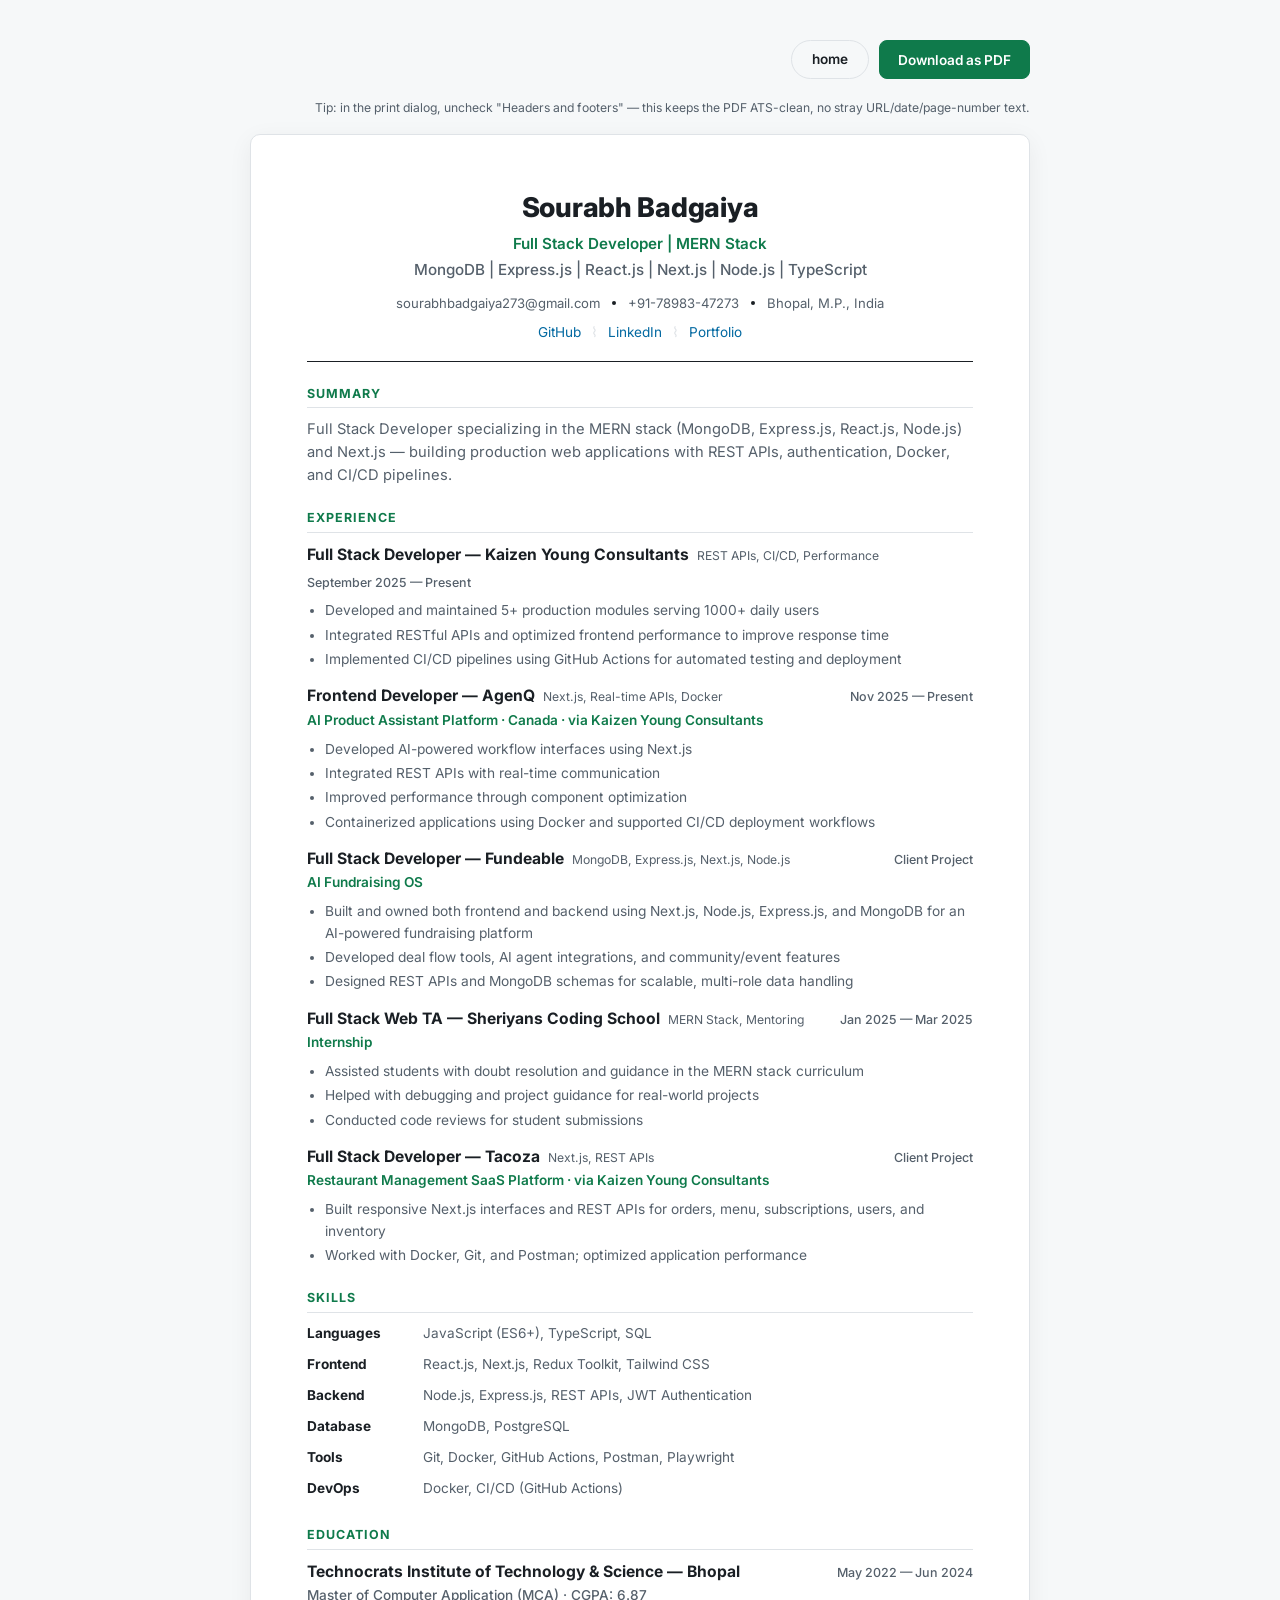
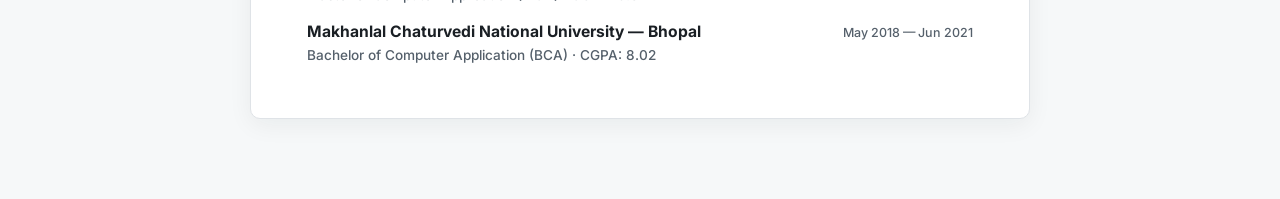
<file: resume_mern.html>
<!doctype html>
<html lang="en">
  <head>
    <meta charset="UTF-8" />
    <meta name="viewport" content="width=device-width, initial-scale=1.0" />
    <title>Sourabh Badgaiya — Resume</title>
    <meta
      name="description"
      content="Resume — Sourabh Badgaiya, Full Stack Developer (MERN Stack, Next.js, TypeScript, Docker, CI/CD)."
    />

    <link rel="preconnect" href="https://fonts.googleapis.com" />
    <link rel="preconnect" href="https://fonts.gstatic.com" crossorigin />
    <link
      href="https://fonts.googleapis.com/css2?family=Inter:wght@400;500;600;700;800&display=swap"
      rel="stylesheet"
    />

    <style>
      :root {
        --text: #1a1f24;
        --text-muted: #55606b;
        --accent: #0f7a4b;
        --border: #dfe3e7;
        --bg: #ffffff;
        --bg-soft: #f6f8f9;
        --font-body: "Inter", -apple-system, sans-serif;
      }

      * {
        margin: 0;
        padding: 0;
        box-sizing: border-box;
      }

      body {
        background: var(--bg-soft);
        color: var(--text);
        font-family: var(--font-body);
        line-height: 1.55;
        padding: 40px 20px 80px;
      }

      .resume-toolbar {
        max-width: 780px;
        margin: 0 auto 20px;
        display: flex;
        justify-content: flex-end;
        gap: 10px;
        position: relative;
      }
      .btn-home {
        font-family: var(--font-body);
        font-size: 0.85rem;
        font-weight: 600;
        padding: 8px 20px;
        border-radius: 999px;
        cursor: pointer;
        border: 1px solid var(--border);
        background: var(--bg-soft);
        color: var(--text);
        text-decoration: none;
        transition:
          border-color 0.2s ease,
          color 0.2s ease,
          background 0.2s ease;
      }
      .btn-home:hover {
        border-color: var(--accent);
        color: var(--accent);
        background: #fff;
      }
      .btn-download {
        font-family: var(--font-body);
        font-size: 0.85rem;
        font-weight: 600;
        padding: 10px 18px;
        border-radius: 8px;
        cursor: pointer;
        border: 1px solid var(--accent);
        background: var(--accent);
        color: #fff;
        transition: opacity 0.2s ease;
      }
      .btn-download:hover {
        opacity: 0.92;
      }

      .print-tip {
        max-width: 780px;
        margin: 0 auto 16px;
        text-align: right;
        font-size: 0.76rem;
        color: var(--text-muted);
      }

      .resume-sheet {
        max-width: 780px;
        margin: 0 auto;
        background: var(--bg);
        border: 1px solid var(--border);
        border-radius: 10px;
        padding: 52px 56px;
        box-shadow: 0 6px 24px rgba(20, 30, 40, 0.06);
      }

      header.r-head {
        border-bottom: 1px solid var(--text);
        padding-bottom: 18px;
        margin-bottom: 22px;
        text-align: center;
      }
      header.r-head h1 {
        font-size: 1.7rem;
        font-weight: 800;
        letter-spacing: -0.01em;
      }
      header.r-head .r-role {
        color: var(--accent);
        font-weight: 600;
        font-size: 0.95rem;
        margin-top: 3px;
      }
      .r-contact {
        margin-top: 12px;
        font-size: 0.82rem;
        color: var(--text-muted);
        display: flex;
        flex-wrap: wrap;
        justify-content: center;
        gap: 6px 10px;
      }
      .r-contact a {
        color: var(--text-muted);
        text-decoration: none;
      }
      .r-contact a:hover {
        color: var(--accent);
      }

      .dot-sep {
        display: inline-block;
        width: 4px;
        height: 4px;
        border-radius: 50%;
        background: var(--text);
        margin: 8px 2px;
        vertical-align: middle;
      }

      .r-links {
        margin-top: 8px;
        font-size: 0.85rem;
        display: flex;
        flex-wrap: wrap;
        justify-content: center;
        align-items: center;
        gap: 10px;
      }
      .r-links a {
        color: #0369a1;
        text-decoration: none;
      }
      .r-links a:hover {
        text-decoration: underline;
      }
      .r-links .r-links-sep {
        color: var(--border);
      }

      section.r-section {
        margin-bottom: 22px;
      }
      section.r-section:last-child {
        margin-bottom: 0;
      }
      .r-section h2 {
        font-size: 0.78rem;
        letter-spacing: 0.08em;
        text-transform: uppercase;
        color: var(--accent);
        font-weight: 700;
        margin-bottom: 10px;
        padding-bottom: 4px;
        border-bottom: 1px solid var(--border);
      }

      .r-summary {
        font-size: 0.92rem;
        color: var(--text-muted);
      }

      .r-entry {
        margin-bottom: 14px;
      }
      .r-entry:last-child {
        margin-bottom: 0;
      }
      .r-entry-top {
        display: flex;
        justify-content: space-between;
        align-items: baseline;
        flex-wrap: wrap;
        gap: 6px;
      }
      .r-entry-top h3 {
        font-size: 0.98rem;
        font-weight: 700;
      }
      .r-entry-date {
        font-size: 0.78rem;
        color: var(--text-muted);
        font-weight: 500;
        white-space: nowrap;
      }
      .r-entry-sub {
        font-size: 0.85rem;
        color: var(--accent);
        font-weight: 600;
        margin-top: 1px;
      }
      .r-keyterms {
        font-size: 0.76rem;
        color: var(--text-muted);
        font-weight: 400;
        margin-left: 4px;
      }
      .r-entry ul {
        margin: 8px 0 0 18px;
      }
      .r-entry li {
        font-size: 0.86rem;
        color: var(--text-muted);
        margin-bottom: 3px;
      }

      .r-skills {
        display: flex;
        flex-wrap: wrap;
        gap: 6px 10px;
        font-size: 0.85rem;
      }
      .r-skill-group {
        width: 100%;
        display: flex;
        gap: 8px;
        margin-bottom: 4px;
      }
      .r-skill-group b {
        font-weight: 700;
        min-width: 108px;
        flex-shrink: 0;
        font-size: 0.85rem;
      }
      .r-skill-group span {
        color: var(--text-muted);
      }

      /* Print styles: page is already light, so PDF matches the screen.
         We only strip the toolbar and page chrome. */
      @media print {
        body {
          background: #fff;
          padding: 0;
        }
        .resume-toolbar {
          display: none;
        }
        .print-tip {
          display: none;
        }
        .r-keyterms {
          display: none;
        }
        .resume-sheet {
          box-shadow: none;
          border: none;
          border-radius: 0;
          padding: 0;
          max-width: 100%;
        }
        @page {
          margin: 16mm 14mm;
        }
      }
    </style>
  </head>
  <body>
    <div class="resume-toolbar">
      <a href="index.html" class="btn-home">home</a>
      <button class="btn-download" onclick="downloadResume()">
        Download as PDF
      </button>
    </div>
    <p class="print-tip">
      Tip: in the print dialog, uncheck "Headers and footers" — this keeps the
      PDF ATS-clean, no stray URL/date/page-number text.
    </p>

    <div class="resume-sheet">
      <header class="r-head">
        <h1>Sourabh Badgaiya</h1>
        <p class="r-role">Full Stack Developer | MERN Stack</p>
        <p
          class="r-role"
          style="color: var(--text-muted); font-weight: 500; margin-top: 2px"
        >
          MongoDB | Express.js | React.js | Next.js | Node.js | TypeScript
        </p>
        <div class="r-contact">
          <span>sourabhbadgaiya273@gmail.com</span>
          <span class="dot-sep"></span>
          <span>+91-78983-47273</span>
          <span class="dot-sep"></span>
          <span>Bhopal, M.P., India</span>
        </div>
        <div class="r-links">
          <a
            href="https://github.com/sourabhbadgaiya2"
            target="_blank"
            rel="noopener"
            >GitHub</a
          >
          <span class="r-links-sep">⌇</span>
          <a
            href="https://www.linkedin.com/in/sourabh-b-b48144169/"
            target="_blank"
            rel="noopener"
            >LinkedIn</a
          >
          <span class="r-links-sep">⌇</span>
          <a
            href="https://sourabhbadgaiya2.github.io/sourabh/"
            target="_blank"
            rel="noopener"
            >Portfolio</a
          >
        </div>
      </header>

      <section class="r-section">
        <h2>Summary</h2>
        <p class="r-summary">
          Full Stack Developer specializing in the MERN stack (MongoDB,
          Express.js, React.js, Node.js) and Next.js — building production web
          applications with REST APIs, authentication, Docker, and CI/CD
          pipelines.
        </p>
      </section>

      <section class="r-section">
        <h2>Experience</h2>

        <div class="r-entry">
          <div class="r-entry-top">
            <h3>
              Full Stack Developer — Kaizen Young Consultants
              <span class="r-keyterms">REST APIs, CI/CD, Performance</span>
            </h3>
            <span class="r-entry-date">September 2025 — Present</span>
          </div>
          <ul>
            <li>
              Developed and maintained 5+ production modules serving 1000+ daily
              users
            </li>
            <li>
              Integrated RESTful APIs and optimized frontend performance to
              improve response time
            </li>
            <li>
              Implemented CI/CD pipelines using GitHub Actions for automated
              testing and deployment
            </li>
          </ul>
        </div>

        <div class="r-entry">
          <div class="r-entry-top">
            <h3>
              Frontend Developer — AgenQ
              <span class="r-keyterms">Next.js, Real-time APIs, Docker</span>
            </h3>
            <span class="r-entry-date">Nov 2025 — Present</span>
          </div>
          <p class="r-entry-sub">
            AI Product Assistant Platform · Canada · via Kaizen Young
            Consultants
          </p>
          <ul>
            <li>Developed AI-powered workflow interfaces using Next.js</li>
            <li>Integrated REST APIs with real-time communication</li>
            <li>Improved performance through component optimization</li>
            <li>
              Containerized applications using Docker and supported CI/CD
              deployment workflows
            </li>
          </ul>
        </div>

        <div class="r-entry">
          <div class="r-entry-top">
            <h3>
              Full Stack Developer — Fundeable
              <span class="r-keyterms"
                >MongoDB, Express.js, Next.js, Node.js</span
              >
            </h3>
            <span class="r-entry-date">Client Project</span>
          </div>
          <p class="r-entry-sub">AI Fundraising OS</p>
          <ul>
            <li>
              Built and owned both frontend and backend using Next.js, Node.js,
              Express.js, and MongoDB for an AI-powered fundraising platform
            </li>
            <li>
              Developed deal flow tools, AI agent integrations, and
              community/event features
            </li>
            <li>
              Designed REST APIs and MongoDB schemas for scalable, multi-role
              data handling
            </li>
          </ul>
        </div>

        <div class="r-entry">
          <div class="r-entry-top">
            <h3>
              Full Stack Web TA — Sheriyans Coding School
              <span class="r-keyterms">MERN Stack, Mentoring</span>
            </h3>
            <span class="r-entry-date">Jan 2025 — Mar 2025</span>
          </div>
          <p class="r-entry-sub">Internship</p>
          <ul>
            <li>
              Assisted students with doubt resolution and guidance in the MERN
              stack curriculum
            </li>
            <li>
              Helped with debugging and project guidance for real-world projects
            </li>
            <li>Conducted code reviews for student submissions</li>
          </ul>
        </div>

        <div class="r-entry">
          <div class="r-entry-top">
            <h3>
              Full Stack Developer — Tacoza
              <span class="r-keyterms">Next.js, REST APIs</span>
            </h3>
            <span class="r-entry-date">Client Project</span>
          </div>
          <p class="r-entry-sub">
            Restaurant Management SaaS Platform · via Kaizen Young Consultants
          </p>
          <ul>
            <li>
              Built responsive Next.js interfaces and REST APIs for orders,
              menu, subscriptions, users, and inventory
            </li>
            <li>
              Worked with Docker, Git, and Postman; optimized application
              performance
            </li>
          </ul>
        </div>
      </section>

      <section class="r-section">
        <h2>Skills</h2>
        <div class="r-skills">
          <div class="r-skill-group">
            <b>Languages</b><span>JavaScript (ES6+), TypeScript, SQL</span>
          </div>
          <div class="r-skill-group">
            <b>Frontend</b
            ><span>React.js, Next.js, Redux Toolkit, Tailwind CSS</span>
          </div>
          <div class="r-skill-group">
            <b>Backend</b
            ><span>Node.js, Express.js, REST APIs, JWT Authentication</span>
          </div>
          <div class="r-skill-group">
            <b>Database</b><span>MongoDB, PostgreSQL</span>
          </div>
          <div class="r-skill-group">
            <b>Tools</b
            ><span>Git, Docker, GitHub Actions, Postman, Playwright</span>
          </div>
          <div class="r-skill-group">
            <b>DevOps</b><span>Docker, CI/CD (GitHub Actions)</span>
          </div>
        </div>
      </section>

      <section class="r-section">
        <h2>Education</h2>

        <div class="r-entry">
          <div class="r-entry-top">
            <h3>Technocrats Institute of Technology &amp; Science — Bhopal</h3>
            <span class="r-entry-date">May 2022 — Jun 2024</span>
          </div>
          <p
            class="r-entry-sub"
            style="color: var(--text-muted); font-weight: 500"
          >
            Master of Computer Application (MCA) · CGPA: 6.87
          </p>
        </div>

        <div class="r-entry">
          <div class="r-entry-top">
            <h3>Makhanlal Chaturvedi National University — Bhopal</h3>
            <span class="r-entry-date">May 2018 — Jun 2021</span>
          </div>
          <p
            class="r-entry-sub"
            style="color: var(--text-muted); font-weight: 500"
          >
            Bachelor of Computer Application (BCA) · CGPA: 8.02
          </p>
        </div>
      </section>
    </div>

    <script>
      function downloadResume() {
        const originalTitle = document.title;
        const today = new Date().toISOString().split("T")[0]; // YYYY-MM-DD
        document.title = "Sourabh_Badgaiya_MERN_Stack_Developer_" + today;

        window.print();

        // Restore the tab title after the print dialog closes
        setTimeout(() => {
          document.title = originalTitle;
        }, 1000);
      }
    </script>
  </body>
</html>
</file>
